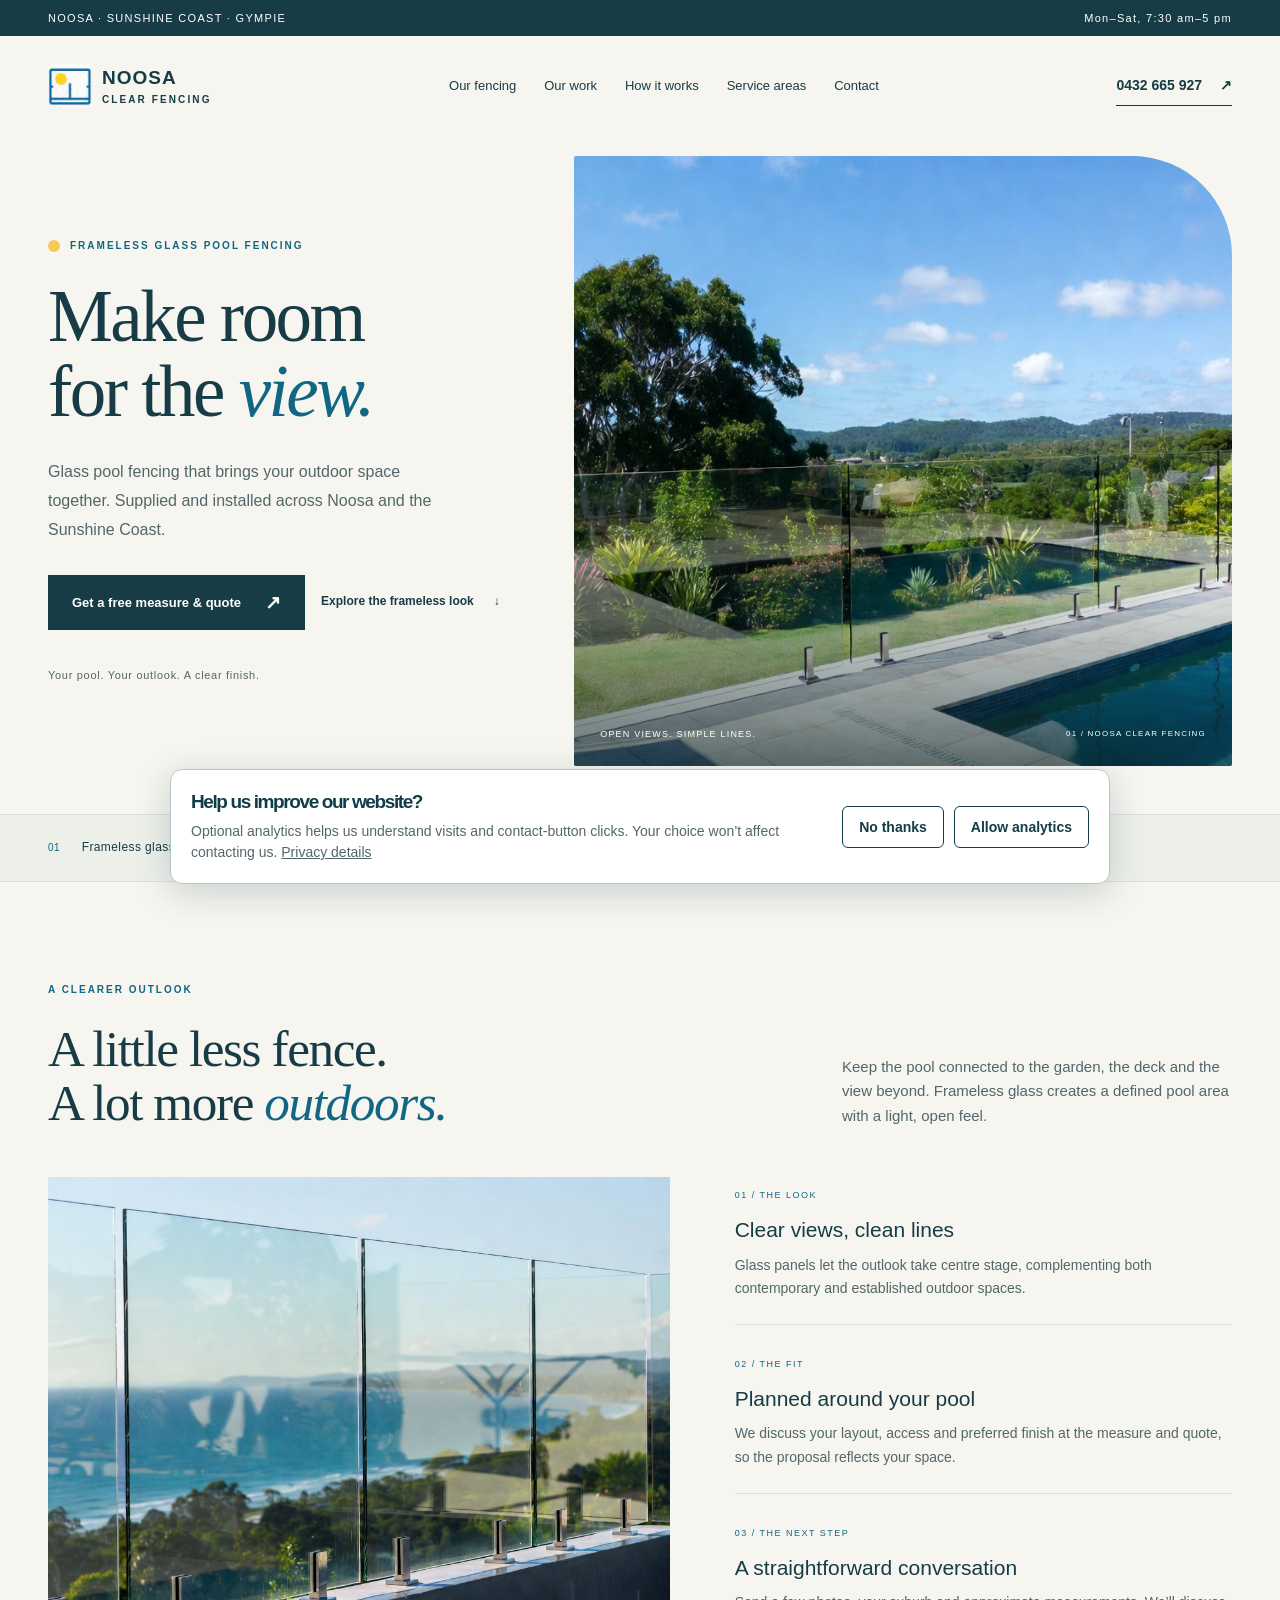
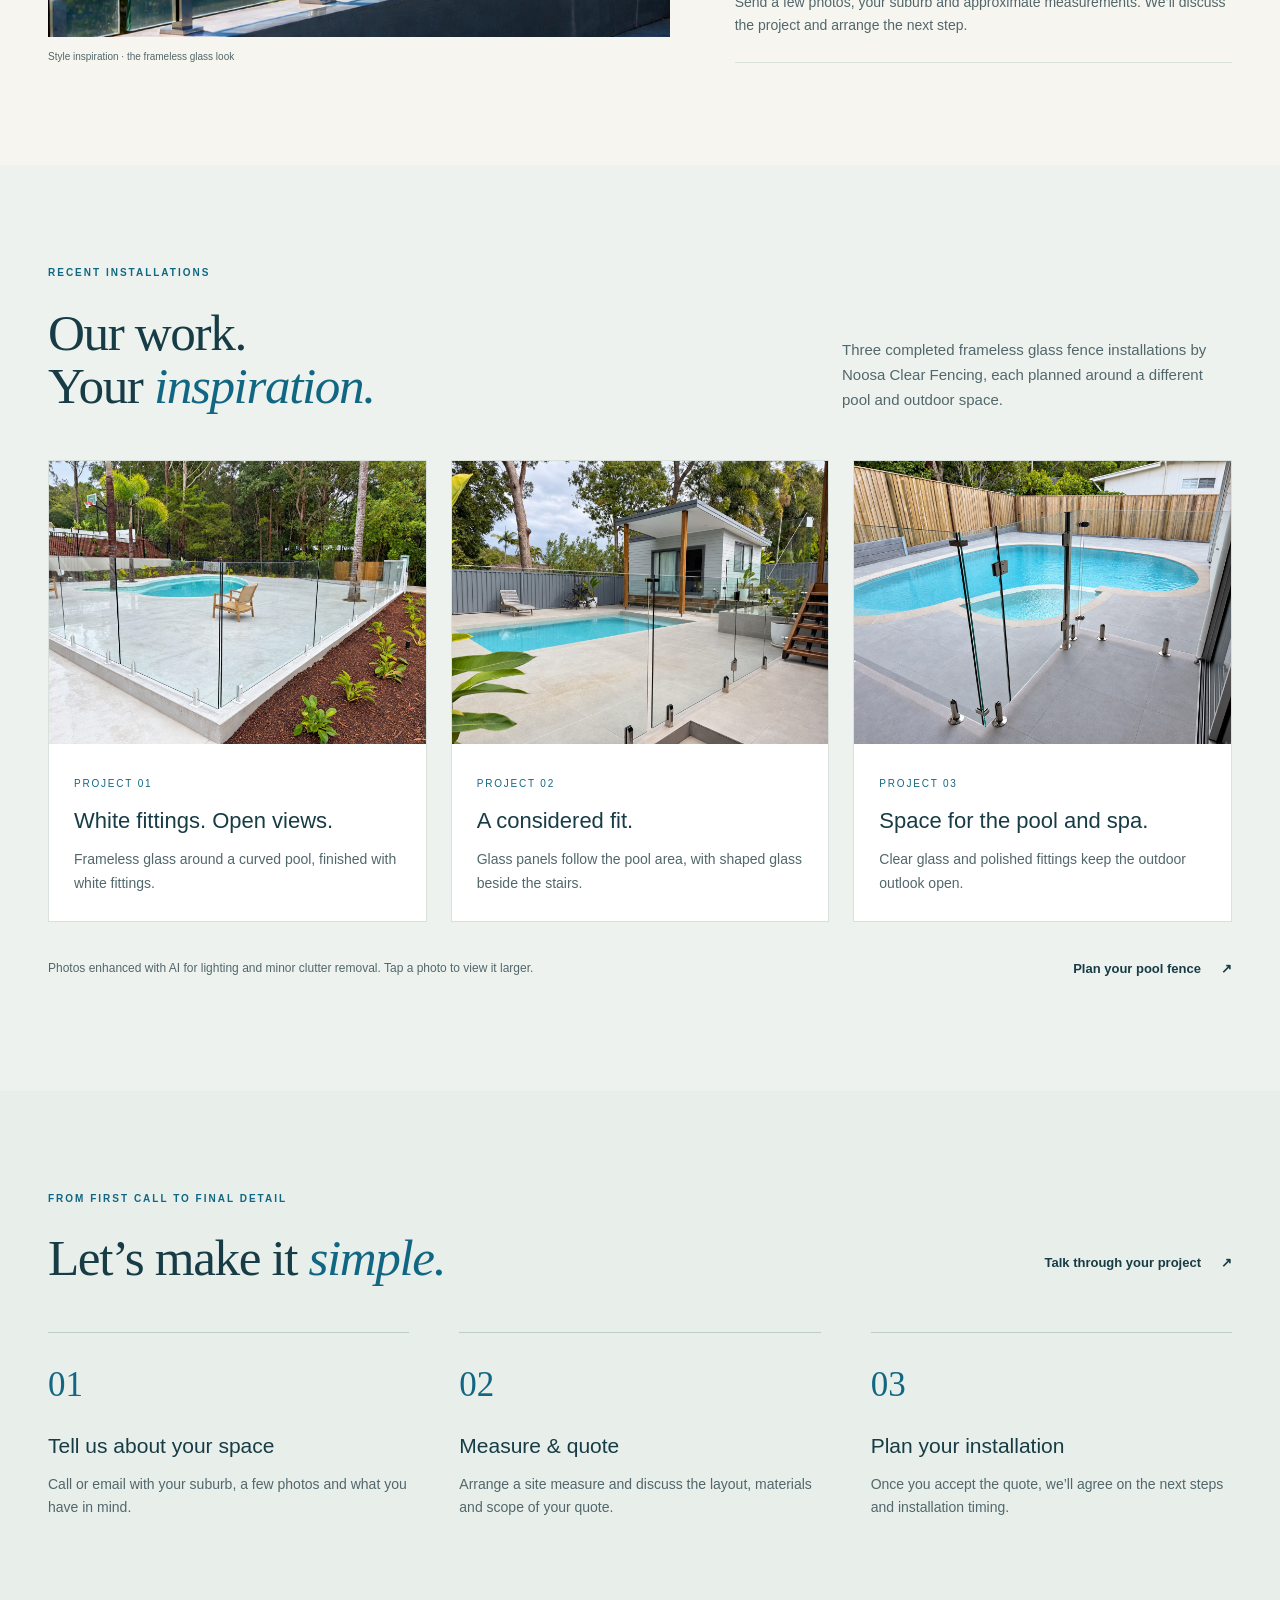
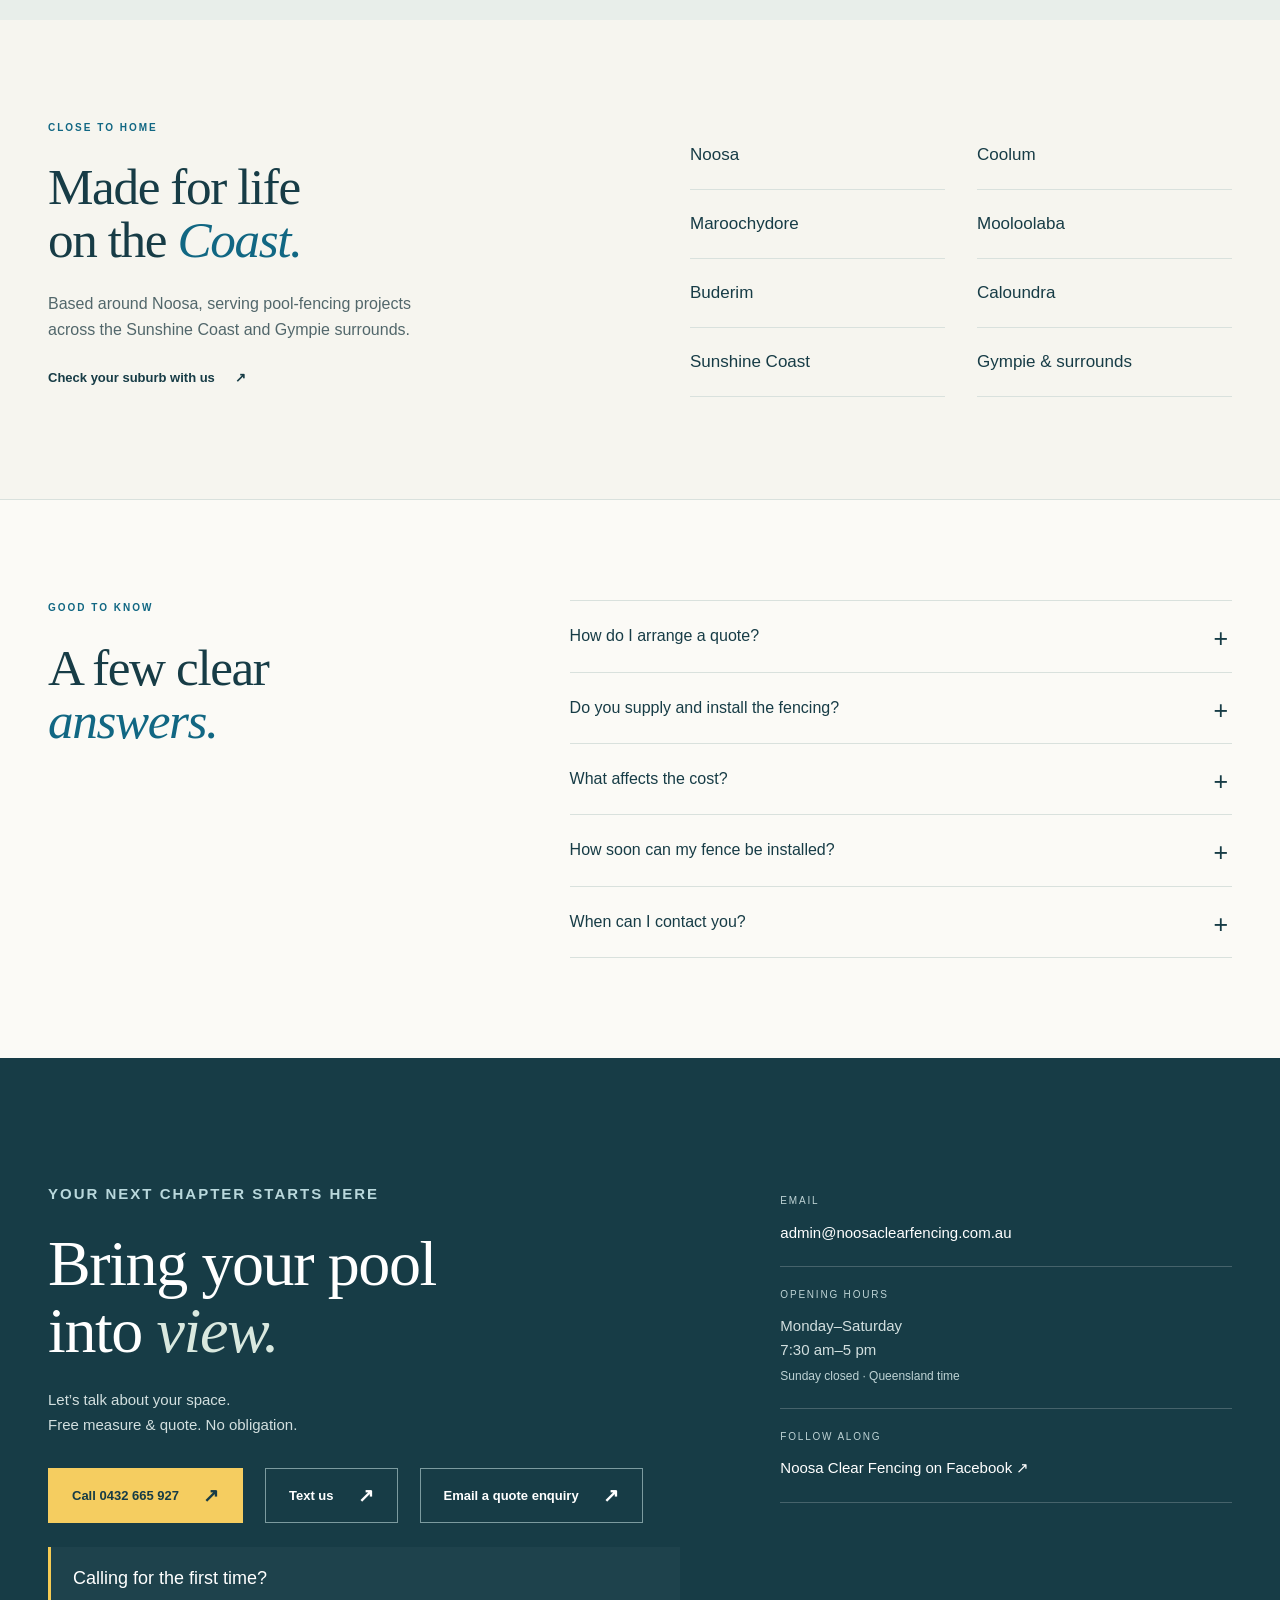
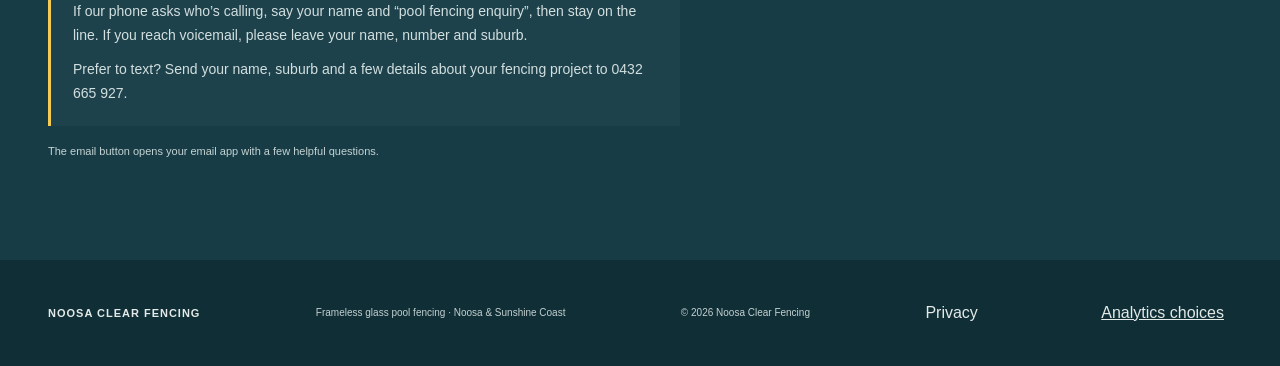
<file: index.html>
<!doctype html>
<html lang="en-AU">
<head>
  <meta charset="utf-8">
  <meta name="google-site-verification" content="nL29IQSrKAapH5WaGGLr2yZMifxVY3aTxxOAHONub_g">
  <meta name="viewport" content="width=device-width, initial-scale=1">
  <title>Glass Pool Fencing Noosa & Sunshine Coast | Noosa Clear Fencing</title>
  <meta name="description" content="Frameless glass pool fencing supply and installation in Noosa and the Sunshine Coast. Arrange a free measure and quote. Call 0432 665 927.">
  <meta name="theme-color" content="#123d48">
  <link rel="canonical" href="https://noosaclearfencing.com.au/">
  <meta property="og:type" content="website">
  <meta property="og:locale" content="en_AU">
  <meta property="og:title" content="Noosa Clear Fencing — Make room for the view.">
  <meta property="og:description" content="Frameless glass pool fencing for Noosa and the Sunshine Coast. Free measure and quote.">
  <meta property="og:url" content="https://noosaclearfencing.com.au/">
  <meta property="og:image" content="https://noosaclearfencing.com.au/image%20(4).jpg">
  <meta property="og:image:alt" content="Frameless glass fencing beside a pool with a garden outlook">
  <meta name="twitter:card" content="summary_large_image">
  <link rel="icon" href="Logo%20White.jpg" type="image/jpeg">
  <link rel="stylesheet" href="styles.css?v=20261025-analytics">
  <link rel="preload" as="image" href="image%20(4).jpg" fetchpriority="high">
  <script type="application/ld+json">
  {"@context":"https://schema.org","@type":"HomeAndConstructionBusiness","@id":"https://noosaclearfencing.com.au/#business","name":"Noosa Clear Fencing","url":"https://noosaclearfencing.com.au/","telephone":"+61432665927","email":"admin@noosaclearfencing.com.au","description":"Frameless glass pool fencing supply and installation in Noosa and the Sunshine Coast.","image":"https://noosaclearfencing.com.au/image%20(4).jpg","logo":"https://noosaclearfencing.com.au/Logo%20White.jpg","areaServed":["Noosa","Sunshine Coast","Coolum","Maroochydore","Mooloolaba","Buderim","Caloundra","Gympie"],"sameAs":["https://www.facebook.com/noosaclearfencing/"],"openingHoursSpecification":[{"@type":"OpeningHoursSpecification","dayOfWeek":["Monday","Tuesday","Wednesday","Thursday","Friday","Saturday"],"opens":"07:30","closes":"17:00"}]}
  </script>
</head>
<body>
<a class="skip-link" href="#main">Skip to content</a>
<div class="topline"><div class="wrap"><span>NOOSA · SUNSHINE COAST · GYMPIE</span><span>Mon–Sat, 7:30 am–5 pm</span></div></div>
<header class="header">
  <div class="wrap navigation">
    <a class="brand" href="#" aria-label="Noosa Clear Fencing home"><img src="Logo%20White.jpg" alt="" width="48" height="48"><span>NOOSA<span class="brand-bottom">CLEAR FENCING</span></span></a>
    <nav aria-label="Main navigation"><a href="#fencing">Our fencing</a><a href="#projects">Our work</a><a href="#process">How it works</a><a href="#areas">Service areas</a><a href="#contact">Contact</a></nav>
    <a class="nav-phone" href="tel:+61432665927">0432 665 927 <span aria-hidden="true">↗</span></a>
  </div>
</header>
<main id="main">
  <section class="hero" aria-labelledby="hero-heading">
    <div class="wrap hero-layout">
      <div class="hero-copy"><p class="eyebrow"><span class="sun" aria-hidden="true"></span> FRAMELESS GLASS POOL FENCING</p><h1 id="hero-heading">Make room<br>for the <em>view.</em></h1><p class="hero-intro">Glass pool fencing that brings your outdoor space together. Supplied and installed across Noosa and the Sunshine Coast.</p><div class="actions"><a class="button" href="#contact">Get a free measure & quote <span aria-hidden="true">↗</span></a><a class="text-link" href="#fencing">Explore the frameless look <span aria-hidden="true">↓</span></a></div><p class="hero-note">Your pool. Your outlook. A clear finish.</p></div>
      <figure class="hero-image"><img src="image%20(4).jpg" alt="Frameless glass pool fence with stainless steel spigots and a green garden outlook" width="1280" height="720" fetchpriority="high"><figcaption><span>OPEN VIEWS. SIMPLE LINES.</span><span aria-hidden="true">01 / NOOSA CLEAR FENCING</span></figcaption></figure>
    </div>
  </section>
  <div class="benefits"><div class="wrap"><span><b aria-hidden="true">01</b> Frameless glass</span><span><b aria-hidden="true">02</b> Supply & installation</span><span><b aria-hidden="true">03</b> Free measure & quote</span></div></div>
  <section id="fencing" class="section wrap">
    <div class="section-head"><div><p class="eyebrow">A CLEARER OUTLOOK</p><h2>A little less fence.<br>A lot more <em>outdoors.</em></h2></div><p>Keep the pool connected to the garden, the deck and the view beyond. Frameless glass creates a defined pool area with a light, open feel.</p></div>
    <div class="fencing-layout"><figure class="detail-image"><img src="image%20(7).jpg" alt="Close view of glass panels mounted on stainless steel spigots beside a pool" width="1280" height="720" loading="lazy" decoding="async"><figcaption>Style inspiration · the frameless glass look</figcaption></figure><div class="features"><article><span class="feature-number">01 / THE LOOK</span><h3>Clear views, clean lines</h3><p>Glass panels let the outlook take centre stage, complementing both contemporary and established outdoor spaces.</p></article><article><span class="feature-number">02 / THE FIT</span><h3>Planned around your pool</h3><p>We discuss your layout, access and preferred finish at the measure and quote, so the proposal reflects your space.</p></article><article><span class="feature-number">03 / THE NEXT STEP</span><h3>A straightforward conversation</h3><p>Send a few photos, your suburb and approximate measurements. We’ll discuss the project and arrange the next step.</p></article></div></div>
  </section>
  <section id="projects" class="projects section" aria-labelledby="projects-heading"><div class="wrap">
    <div class="section-head"><div><p class="eyebrow">RECENT INSTALLATIONS</p><h2 id="projects-heading">Our work.<br>Your <em>inspiration.</em></h2></div><p>Three completed frameless glass fence installations by Noosa Clear Fencing, each planned around a different pool and outdoor space.</p></div>
    <div class="project-grid">
      <figure class="project-card"><a href="pool-fencing-project-01.jpg" aria-label="View larger photo of Project 1: white fittings and open views"><img src="pool-fencing-project-01.jpg" alt="Completed frameless glass fence with white fittings beside a curved swimming pool" width="1448" height="1086" loading="lazy" decoding="async"></a><figcaption><span class="project-number">PROJECT 01</span><h3>White fittings. Open views.</h3><p>Frameless glass around a curved pool, finished with white fittings.</p></figcaption></figure>
      <figure class="project-card"><a href="pool-fencing-project-02.jpg" aria-label="View larger photo of Project 2: glass around the pool and stairs"><img src="pool-fencing-project-02.jpg" alt="Completed glass pool fence with polished fittings and shaped glass beside stairs" width="1448" height="1086" loading="lazy" decoding="async"></a><figcaption><span class="project-number">PROJECT 02</span><h3>A considered fit.</h3><p>Glass panels follow the pool area, with shaped glass beside the stairs.</p></figcaption></figure>
      <figure class="project-card"><a href="pool-fencing-project-03.jpg" aria-label="View larger photo of Project 3: clear glass beside a pool and spa"><img src="pool-fencing-project-03.jpg" alt="Completed frameless glass fence with polished fittings beside a curved pool and spa" width="1448" height="1086" loading="lazy" decoding="async"></a><figcaption><span class="project-number">PROJECT 03</span><h3>Space for the pool and spa.</h3><p>Clear glass and polished fittings keep the outdoor outlook open.</p></figcaption></figure>
    </div>
    <div class="project-foot"><p>Photos enhanced with AI for lighting and minor clutter removal. Tap a photo to view it larger.</p><a class="text-link" href="#contact">Plan your pool fence <span aria-hidden="true">↗</span></a></div>
  </div></section>
  <section id="process" class="process section"><div class="wrap"><div class="section-head"><div><p class="eyebrow">FROM FIRST CALL TO FINAL DETAIL</p><h2>Let’s make it <em>simple.</em></h2></div><a class="text-link" href="tel:+61432665927">Talk through your project <span aria-hidden="true">↗</span></a></div><div class="steps"><article><span>01</span><h3>Tell us about your space</h3><p>Call or email with your suburb, a few photos and what you have in mind.</p></article><article><span>02</span><h3>Measure & quote</h3><p>Arrange a site measure and discuss the layout, materials and scope of your quote.</p></article><article><span>03</span><h3>Plan your installation</h3><p>Once you accept the quote, we’ll agree on the next steps and installation timing.</p></article></div></div></section>
  <section id="areas" class="section wrap areas"><div><p class="eyebrow">CLOSE TO HOME</p><h2>Made for life<br>on the <em>Coast.</em></h2><p>Based around Noosa, serving pool-fencing projects across the Sunshine Coast and Gympie surrounds.</p><a class="text-link" href="mailto:admin@noosaclearfencing.com.au?subject=Service%20area%20enquiry">Check your suburb with us <span aria-hidden="true">↗</span></a></div><div class="area-list" aria-label="Areas we service"><span>Noosa</span><span>Coolum</span><span>Maroochydore</span><span>Mooloolaba</span><span>Buderim</span><span>Caloundra</span><span>Sunshine Coast</span><span>Gympie & surrounds</span></div></section>
  <section class="faq-section section"><div class="wrap faq-layout"><div><p class="eyebrow">GOOD TO KNOW</p><h2>A few clear<br><em>answers.</em></h2></div><div class="faq-list"><details><summary>How do I arrange a quote?</summary><p>Call 0432 665 927 or email admin@noosaclearfencing.com.au. Include your suburb, a few photos of the pool area and any approximate measurements. We offer a free measure and quote.</p></details><details><summary>Do you supply and install the fencing?</summary><p>Yes. Noosa Clear Fencing supplies and installs frameless glass pool fencing. We’ll confirm the materials, layout and installation scope in your quote.</p></details><details><summary>What affects the cost?</summary><p>Fence length, gate layout, chosen hardware, the mounting surface and site access all affect the quote. A site measure helps us provide a price for your particular project.</p></details><details><summary>How soon can my fence be installed?</summary><p>Timing depends on the project, materials and current bookings. Let us know your preferred dates when you enquire so we can discuss availability.</p></details><details><summary>When can I contact you?</summary><p>We’re open Monday to Saturday, 7:30 am–5 pm, Queensland time. Closed Sunday. You can email outside those hours and we’ll respond when we’re back.</p></details></div></div></section>
  <section id="contact" class="contact section"><div class="wrap contact-layout"><div><p class="eyebrow">YOUR NEXT CHAPTER STARTS HERE</p><h2>Bring your pool<br>into <em>view.</em></h2><p>Let’s talk about your space.<br>Free measure & quote. No obligation.</p><div class="actions"><a class="button light" href="tel:+61432665927">Call 0432 665 927 <span aria-hidden="true">↗</span></a><a class="button outline" href="sms:+61432665927">Text us <span aria-hidden="true">↗</span></a><a class="button outline" href="mailto:admin@noosaclearfencing.com.au?subject=Pool%20fencing%20quote%20enquiry&amp;body=Hi%20Noosa%20Clear%20Fencing%2C%0A%0AI%27d%20like%20to%20arrange%20a%20pool%20fencing%20quote.%0A%0AName%3A%0APhone%3A%0ASuburb%3A%0AApproximate%20fence%20length%3A%0APreferred%20timing%3A%0A%0AI%20can%20attach%20photos%20of%20the%20pool%20area.%0A">Email a quote enquiry <span aria-hidden="true">↗</span></a></div><div class="call-help"><h3>Calling for the first time?</h3><p>If our phone asks who’s calling, say your name and “pool fencing enquiry”, then stay on the line. If you reach voicemail, please leave your name, number and suburb.</p><p>Prefer to text? Send your name, suburb and a few details about your fencing project to 0432 665 927.</p></div><p class="email-help">The email button opens your email app with a few helpful questions.</p></div><div class="contact-details"><div><span>EMAIL</span><a href="mailto:admin@noosaclearfencing.com.au">admin@noosaclearfencing.com.au</a></div><div><span>OPENING HOURS</span><p>Monday–Saturday<br>7:30 am–5 pm<br><small>Sunday closed · Queensland time</small></p></div><div><span>FOLLOW ALONG</span><a href="https://www.facebook.com/noosaclearfencing/">Noosa Clear Fencing on Facebook ↗</a></div></div></div></section>
</main>
<footer><div class="wrap footer-inner"><a class="brand" href="#">NOOSA CLEAR FENCING</a><p>Frameless glass pool fencing · Noosa & Sunshine Coast</p><span>© 2026 Noosa Clear Fencing</span><a href="privacy.html">Privacy</a><button class="privacy-settings" id="analytics-settings" aria-controls="analytics-choice" aria-expanded="false" type="button">Analytics choices</button><span id="analytics-status" class="sr-only" role="status"></span></div></footer>
<div class="mobile-contact" aria-label="Quick contact"><a href="tel:+61432665927">Call us</a><a href="#contact">Free measure & quote ↗</a></div>
<aside class="analytics-choice" id="analytics-choice" aria-labelledby="analytics-heading" hidden><div><h2 id="analytics-heading">Help us improve our website?</h2><p>Optional analytics helps us understand visits and contact-button clicks. Your choice won’t affect contacting us. <a href="privacy.html">Privacy details</a></p></div><div class="analytics-actions"><button id="analytics-reject" type="button">No thanks</button><button id="analytics-accept" type="button">Allow analytics</button></div></aside><script src="analytics.js?v=20261025" defer></script>

</body>
</html>
</file>
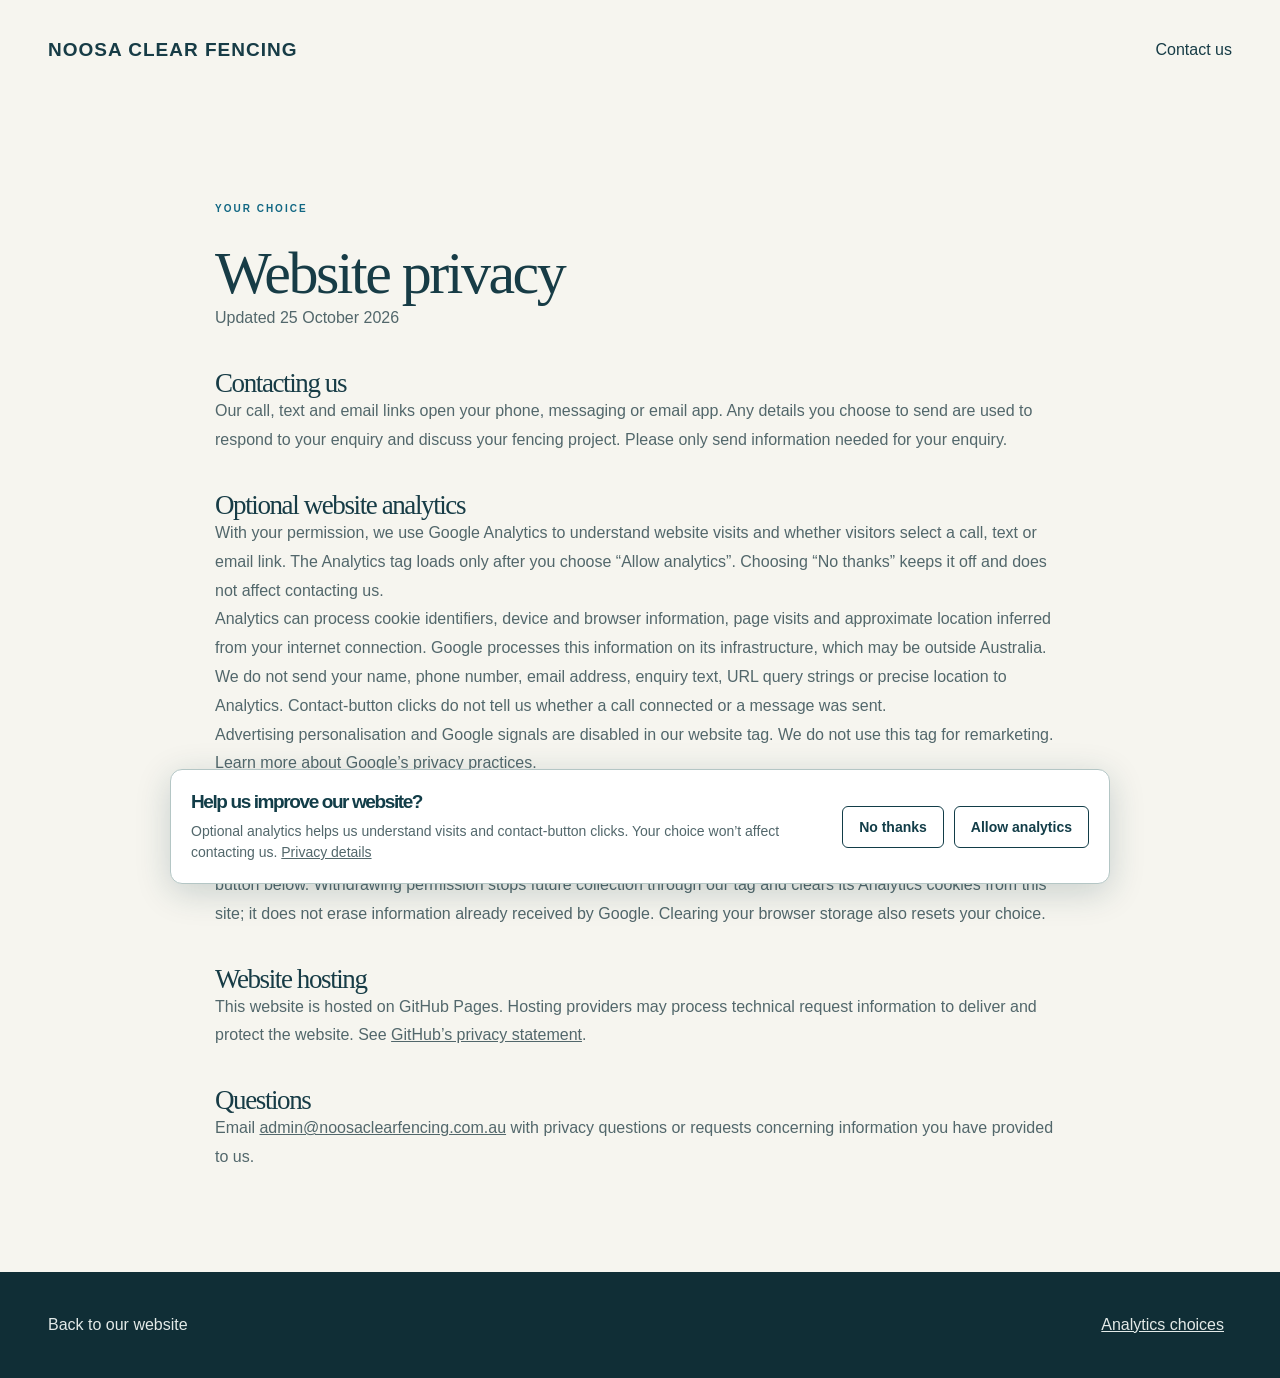
<file: privacy.html>
<!doctype html>
<html lang="en-AU"><head><meta charset="utf-8"><meta name="viewport" content="width=device-width, initial-scale=1"><title>Website privacy | Noosa Clear Fencing</title><meta name="description" content="How Noosa Clear Fencing uses optional website analytics and handles contact enquiries."><link rel="canonical" href="https://noosaclearfencing.com.au/privacy.html"><link rel="stylesheet" href="styles.css?v=20261025-analytics"></head>
<body><header class="header"><div class="wrap navigation"><a class="brand" href="/">NOOSA CLEAR FENCING</a><a href="/#contact">Contact us</a></div></header>
<main class="section wrap privacy-copy"><p class="eyebrow">YOUR CHOICE</p><h1>Website privacy</h1><p>Updated 25 October 2026</p><h2>Contacting us</h2><p>Our call, text and email links open your phone, messaging or email app. Any details you choose to send are used to respond to your enquiry and discuss your fencing project. Please only send information needed for your enquiry.</p><h2>Optional website analytics</h2><p>With your permission, we use Google Analytics to understand website visits and whether visitors select a call, text or email link. The Analytics tag loads only after you choose “Allow analytics”. Choosing “No thanks” keeps it off and does not affect contacting us.</p><p>Analytics can process cookie identifiers, device and browser information, page visits and approximate location inferred from your internet connection. Google processes this information on its infrastructure, which may be outside Australia. We do not send your name, phone number, email address, enquiry text, URL query strings or precise location to Analytics. Contact-button clicks do not tell us whether a call connected or a message was sent.</p><p>Advertising personalisation and Google signals are disabled in our website tag. We do not use this tag for remarketing. Learn more about <a href="https://policies.google.com/privacy">Google’s privacy practices</a>.</p><h2>Changing your choice</h2><p>We remember your analytics choice in this browser for up to 180 days. You can change it with the “Analytics choices” button below. Withdrawing permission stops future collection through our tag and clears its Analytics cookies from this site; it does not erase information already received by Google. Clearing your browser storage also resets your choice.</p><h2>Website hosting</h2><p>This website is hosted on GitHub Pages. Hosting providers may process technical request information to deliver and protect the website. See <a href="https://docs.github.com/en/site-policy/privacy-policies/github-general-privacy-statement">GitHub’s privacy statement</a>.</p><h2>Questions</h2><p>Email <a href="mailto:admin@noosaclearfencing.com.au">admin@noosaclearfencing.com.au</a> with privacy questions or requests concerning information you have provided to us.</p></main>
<footer><div class="wrap footer-inner"><a href="/">Back to our website</a><button class="privacy-settings" id="analytics-settings" aria-controls="analytics-choice" aria-expanded="false" type="button">Analytics choices</button><span id="analytics-status" class="sr-only" role="status"></span></div></footer>
<aside class="analytics-choice" id="analytics-choice" aria-labelledby="analytics-heading" hidden><div><h2 id="analytics-heading">Help us improve our website?</h2><p>Optional analytics helps us understand visits and contact-button clicks. Your choice won’t affect contacting us. <a href="privacy.html">Privacy details</a></p></div><div class="analytics-actions"><button id="analytics-reject" type="button">No thanks</button><button id="analytics-accept" type="button">Allow analytics</button></div></aside><script src="analytics.js?v=20261025" defer></script>
</body></html>
</file>
<file: styles.css>
:root{--ink:#173c46;--muted:#52676b;--blue:#116783;--cream:#f6f5ef;--line:#d9e1dd;--sun:#f5cb53;--white:#fff;--serif:Georgia,'Times New Roman',serif;--sans:-apple-system,BlinkMacSystemFont,'Segoe UI',Arial,sans-serif}*{box-sizing:border-box}html{scroll-behavior:smooth;scroll-padding-top:30px}body{margin:0;background:var(--cream);color:var(--ink);font-family:var(--sans);font-size:16px;line-height:1.65}a{color:inherit;text-decoration:none}a,button,summary{-webkit-tap-highlight-color:transparent}a:focus-visible,summary:focus-visible{outline:3px solid #d69c00;outline-offset:5px}img{display:block;max-width:100%;object-fit:cover}figure,p,h1,h2,h3{margin:0}p{color:var(--muted)}.wrap{width:min(1280px,calc(100% - 96px));margin-inline:auto}.topline{background:var(--ink);color:#fff;font-size:11px;letter-spacing:1.3px;padding:9px 0}.topline .wrap{display:flex;justify-content:space-between}.header{background:var(--cream)}.navigation{min-height:100px;display:flex;gap:34px;align-items:center;justify-content:space-between}.brand{display:flex;align-items:center;gap:10px;font-size:19px;font-weight:700;line-height:1.15;letter-spacing:1px}.brand img{width:44px;height:44px;border-radius:5px}.brand-bottom{display:block;font-size:10px;letter-spacing:2.1px;margin-top:5px}.navigation nav{display:flex;gap:28px;font-size:13px;font-weight:500}.navigation nav a:hover,.text-link:hover{text-decoration:underline;text-underline-offset:6px}.nav-phone{font-size:14px;border-bottom:1px solid var(--ink);padding:8px 0;font-weight:650;white-space:nowrap}.nav-phone span{margin-left:14px}.hero{padding:20px 0 48px}.hero-layout{display:grid;grid-template-columns:.85fr 1.15fr;align-items:center;gap:40px}.hero-copy{padding:35px 0}.eyebrow{font-size:10px;letter-spacing:2px;font-weight:650;color:var(--blue);display:flex;align-items:center;gap:10px;margin-bottom:24px}.sun{width:12px;height:12px;border-radius:50%;background:var(--sun);flex-shrink:0}h1,h2{font-family:var(--serif);font-weight:400;line-height:1.04;letter-spacing:-2.5px}h1{font-size:clamp(58px,5.7vw,85px)}h1 em,h2 em{font-weight:400;color:var(--blue)}.hero-intro{max-width:390px;margin-top:28px;font-size:16px;line-height:1.8}.actions{display:flex;gap:22px;flex-wrap:wrap;align-items:center;margin-top:30px}.button{display:inline-flex;align-items:center;justify-content:center;gap:24px;background:var(--ink);color:#fff;font-size:13px;font-weight:600;padding:16px 23px;min-height:52px;border:1px solid transparent;transition:background .15s}.button:hover{background:var(--blue)}.button span{font-size:19px;line-height:1}.text-link{font-size:13px;font-weight:600;display:inline-flex;align-items:center;gap:20px;min-height:44px}.hero-copy .actions{gap:16px}.hero-copy .text-link{font-size:12px}.hero-note{margin-top:36px;font-size:11px;letter-spacing:.7px}.hero-image{position:relative;height:610px;overflow:hidden;border-radius:2px 100px 2px 2px;background:#dbe6e2}.hero-image img{width:100%;height:100%;object-position:63% center}.hero-image:after{content:'';position:absolute;inset:65% 0 0;background:linear-gradient(transparent,rgba(10,35,35,.65));pointer-events:none}.hero-image figcaption{position:absolute;bottom:24px;left:26px;right:26px;display:flex;justify-content:space-between;font-size:9px;letter-spacing:1.2px;color:#fff;z-index:1}.hero-image figcaption span:last-child{font-size:8px}.benefits{border-block:1px solid var(--line);background:#edf0e9}.benefits .wrap{display:grid;grid-template-columns:repeat(3,1fr);padding-block:23px;gap:30px}.benefits span{font-size:12px;letter-spacing:.4px}.benefits b{font-size:10px;font-weight:500;color:var(--blue);margin-right:18px}.section{padding-block:100px;scroll-margin-top:20px}h2{font-size:clamp(36px,4vw,56px);letter-spacing:-1.4px}.section-head{display:flex;align-items:flex-end;justify-content:space-between;gap:50px;margin-bottom:48px}.section-head>p{max-width:390px;font-size:15px}.fencing-layout{display:grid;grid-template-columns:1.25fr 1fr;gap:65px;align-items:center}.detail-image img{width:100%;height:460px;object-position:40% center}.detail-image figcaption{font-size:10px;color:var(--muted);margin-top:12px}.features article{padding:24px 0;border-bottom:1px solid var(--line)}.features article:first-child{padding-top:0}.feature-number{font-size:9px;letter-spacing:1.5px;color:var(--blue)}h3{font-size:21px;font-weight:500;line-height:1.3;margin:10px 0}.features p,.steps p{font-size:14px}.process{background:#e8eeea}.steps{display:grid;grid-template-columns:repeat(3,1fr);gap:50px}.steps article{border-top:1px solid #bdceca;padding-top:23px}.steps article>span{font-family:var(--serif);font-size:35px;color:var(--blue)}.steps h3{margin-block:18px 14px}.areas{display:grid;grid-template-columns:1fr 1fr;gap:100px;align-items:center}.areas p:not(.eyebrow){max-width:390px;margin-block:24px 12px}.area-list{display:grid;grid-template-columns:1fr 1fr;gap:0 32px}.area-list span{font-size:17px;padding:20px 0;border-bottom:1px solid var(--line)}.faq-section{border-top:1px solid var(--line);background:#fbfaf6}.faq-layout{display:grid;grid-template-columns:.8fr 1.2fr;gap:80px}.faq-list details{border-bottom:1px solid var(--line)}.faq-list details:first-child{border-top:1px solid var(--line)}summary{cursor:pointer;padding:22px 40px 22px 0;font-size:16px;position:relative;list-style:none}summary::-webkit-details-marker{display:none}summary:after{content:'+';position:absolute;right:4px;top:17px;font-size:25px;font-weight:300}details[open] summary:after{content:'−'}.faq-list p{padding:0 30px 24px 0;font-size:14px}.contact{background:var(--ink);color:#fff}.contact-layout{display:grid;grid-template-columns:1.4fr 1fr;gap:100px}.contact .eyebrow{color:#b9d8dc}.contact h2{font-size:clamp(46px,5vw,70px)}.contact h2 em{color:#d9e8df}.contact p{color:#d2dfdf;margin-top:24px;font-size:15px}.contact .light{background:#f5cd60;color:var(--ink)}.contact .light:hover{background:#ffe09a}.contact .outline{border:1px solid #7c9b9f;background:transparent}.contact .outline:hover{background:#245563}.contact .email-help{font-size:11px;margin-top:16px;color:#c4d3d3}.contact-details{padding-top:15px}.contact-details>div{padding:20px 0;border-bottom:1px solid #46636b}.contact-details span{display:block;color:#bdd2d4;letter-spacing:1.8px;font-size:10px;margin-bottom:10px}.contact-details a{font-size:15px;overflow-wrap:anywhere}.contact-details a:hover{text-decoration:underline}.contact-details p{margin:0}.contact-details small{font-size:12px;color:#bdd2d4}footer{background:#102e36;color:#e3eae8;padding:32px 0}.footer-inner{display:flex;justify-content:space-between;align-items:center;gap:25px}.footer-inner .brand{font-size:11px}.footer-inner p,.footer-inner>span{font-size:10px;color:#c4d1d1}.mobile-contact{display:none}.skip-link{position:fixed;left:16px;top:-100px;background:#fff;padding:12px;z-index:30}.skip-link:focus{top:16px}
@media(min-width:1450px){.hero-copy .actions{max-width:430px}}
@media(max-width:1100px){.wrap{width:calc(100% - 56px)}.navigation{gap:20px}.navigation nav{gap:16px}.nav-phone{font-size:12px}.hero-layout{gap:28px}.hero-image{height:560px}.hero-image figcaption span:last-child{display:none}.fencing-layout{gap:35px}.areas,.contact-layout{gap:50px}.footer-inner p{display:none}}
@media(max-width:760px){.wrap{width:calc(100% - 40px)}.topline{font-size:8px;letter-spacing:.8px}.topline .wrap span:last-child{letter-spacing:0}.navigation{min-height:100px;flex-wrap:wrap;gap:12px;padding-block:18px}.brand{font-size:17px}.brand img{width:36px;height:36px}.brand-bottom{font-size:8px}.nav-phone{margin-left:auto}.navigation nav{order:3;width:100%;justify-content:space-between;gap:10px;font-size:11px;padding-top:8px;border-top:1px solid var(--line)}.navigation nav a{padding:6px 0}.hero{padding:8px 0 30px}.hero-layout{grid-template-columns:1fr;gap:25px}.hero-copy{padding:15px 0 0}.eyebrow{font-size:9px;letter-spacing:1.5px;margin-bottom:20px}h1{font-size:64px;letter-spacing:-2px}.hero-intro{font-size:15px;margin-top:22px;max-width:440px}.hero-copy .actions{gap:12px;margin-top:24px}.hero-copy .text-link{padding:6px 0}.hero-note{display:none}.hero-image{height:360px;border-radius:2px 65px 2px 2px}.hero-image img{object-position:center}.hero-image figcaption{left:20px;bottom:20px}.benefits .wrap{gap:14px;padding-block:19px}.benefits span{font-size:10px;line-height:1.5}.benefits b{display:block;margin-bottom:5px}.section{padding-block:64px}.section-head{display:block;margin-bottom:30px}.section-head>p{margin-top:24px}.section-head>.text-link{margin-top:20px}h2{font-size:41px}.fencing-layout,.areas,.faq-layout,.contact-layout{grid-template-columns:1fr;gap:34px}.detail-image img{height:300px}.features article{padding:22px 0}.features article:first-child{padding-top:0}.steps{grid-template-columns:1fr;gap:25px}.steps article{position:relative;padding:20px 0 0 55px}.steps article>span{position:absolute;left:0;top:20px;font-size:28px}.steps h3{margin:3px 0 12px}.areas p:not(.eyebrow){margin-top:22px}.area-list{gap:0 20px}.area-list span{font-size:15px;padding-block:16px}.faq-layout{gap:30px}.contact-layout{gap:30px}.contact .actions{align-items:stretch;flex-direction:column;gap:12px}.contact-details{padding-top:0}.footer-inner{align-items:flex-start;flex-direction:column;gap:15px}footer{padding-bottom:95px}.mobile-contact{display:grid;grid-template-columns:.7fr 1.3fr;position:fixed;bottom:0;left:0;right:0;z-index:10;background:var(--cream);box-shadow:0 -3px 15px #173c4615;padding-bottom:env(safe-area-inset-bottom)}.mobile-contact a{text-align:center;padding:16px 8px;font-size:12px;font-weight:600}.mobile-contact a:last-child{background:var(--ink);color:#fff}}
@media(max-width:360px){h1{font-size:55px}.topline .wrap span:last-child{display:none}.nav-phone{font-size:11px}.wrap{width:calc(100% - 32px)}}
@media(prefers-reduced-motion:reduce){html{scroll-behavior:auto}*{transition:none!important}}

.contact .call-help{margin-top:24px;padding:20px 22px;border-left:3px solid var(--sun);background:#ffffff08}.contact .call-help h3{margin:0;font-size:18px;color:#fff}.contact .call-help p{margin-top:10px;font-size:14px;line-height:1.7}

.projects{background:#eef2ee}.project-grid{display:grid;grid-template-columns:repeat(3,minmax(0,1fr));gap:24px}.project-card{margin:0;background:#fff;border:1px solid var(--line)}.project-card>a{display:block}.project-card img{display:block;width:100%;height:auto;aspect-ratio:4/3}.project-card figcaption{padding:25px}.project-number{font-size:10px;letter-spacing:1.8px;color:var(--blue)}.project-card h3{margin:12px 0;font-size:22px}.project-card p{font-size:14px;color:var(--muted);line-height:1.7;margin:0}.project-foot{display:flex;justify-content:space-between;align-items:center;gap:25px;margin-top:25px}.project-foot p{font-size:12px;color:var(--muted);max-width:620px;line-height:1.7}.project-foot .text-link{flex-shrink:0}@media(max-width:900px){.project-grid{gap:16px}.project-card figcaption{padding:18px}.project-card h3{font-size:20px}}@media(max-width:760px){.project-grid{grid-template-columns:1fr;gap:24px}.project-foot{align-items:flex-start;flex-direction:column;gap:8px}.project-foot p{margin:0}.project-card figcaption{padding:24px}.navigation nav{gap:8px;font-size:10px}}

/* Optional analytics choices */
[hidden]{display:none!important}.sr-only{position:absolute;width:1px;height:1px;padding:0;overflow:hidden;clip:rect(0,0,0,0);white-space:nowrap;border:0}
.footer-inner{flex-wrap:wrap}.privacy-settings{font:inherit;background:none;border:0;color:inherit;text-decoration:underline;cursor:pointer;padding:8px}.analytics-choice{position:fixed;bottom:16px;left:16px;right:16px;z-index:50;background:#fff;color:#123d48;border:1px solid #b4c6c5;box-shadow:0 8px 35px #123d4833;border-radius:12px;padding:20px;display:flex;gap:24px;align-items:center;max-width:940px;margin:auto}.analytics-choice h2{font:600 19px/1.3 Arial,sans-serif;margin:0 0 6px}.analytics-choice p{font:14px/1.5 Arial,sans-serif;margin:0}.analytics-choice a{text-decoration:underline}.analytics-actions{display:flex;gap:10px;flex-shrink:0}.analytics-actions button{font:600 14px Arial,sans-serif;color:#123d48;background:#fff;border:1px solid #123d48;border-radius:6px;padding:12px 16px;cursor:pointer}.analytics-actions button:hover{background:#e8f1ed}.privacy-copy{max-width:850px}.privacy-copy h1{font-size:clamp(36px,6vw,60px)}.privacy-copy h2{font-size:27px;margin-top:36px}.privacy-copy p{line-height:1.8}.privacy-copy a{text-decoration:underline}
@media(max-width:650px){.analytics-choice{bottom:76px;left:10px;right:10px;padding:16px;gap:14px;display:block}.analytics-actions{margin-top:12px}.analytics-actions button{flex:1}.footer-inner{padding-bottom:20px}}
</file>
